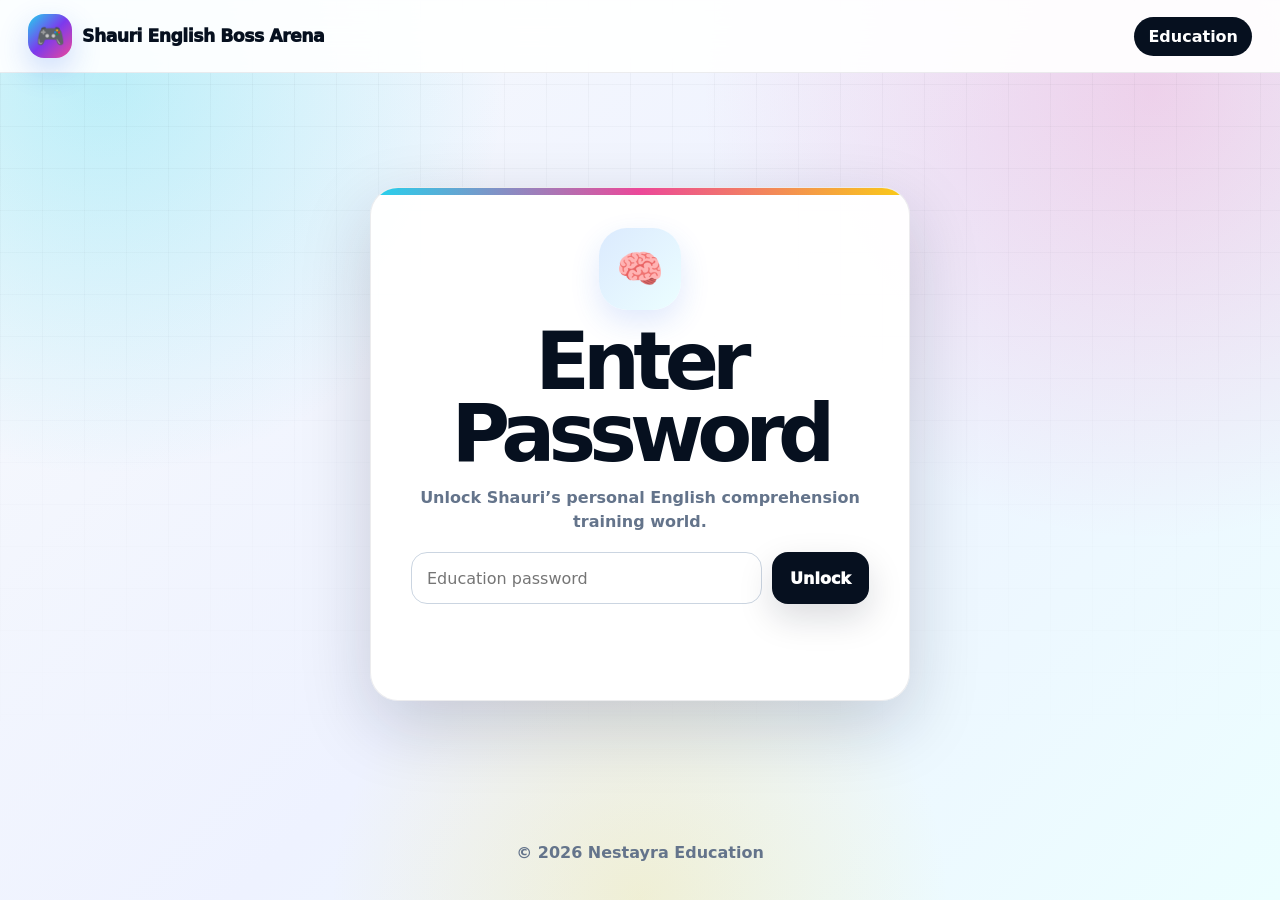
<file: index.html>
<!DOCTYPE html>
<html lang="en">
<head>
  <meta charset="UTF-8" />
  <meta name="viewport" content="width=device-width, initial-scale=1.0" />

  <title>Shauri English Boss Arena</title>

  <style>
    :root {
      --navy: #06101f;
      --ink: #0f172a;
      --muted: #64748b;
      --white: #ffffff;
      --soft: #f8fafc;
      --line: #e2e8f0;

      --cyan: #22d3ee;
      --blue: #2563eb;
      --purple: #7c3aed;
      --pink: #ec4899;
      --gold: #facc15;
      --green: #22c55e;
      --red: #ef4444;
      --orange: #fb923c;

      --radius: 28px;
      --shadow: 0 24px 70px rgba(15, 23, 42, 0.18);
    }

    * {
      box-sizing: border-box;
    }

    html {
      scroll-behavior: smooth;
    }

    body {
      margin: 0;
      min-height: 100vh;
      color: var(--ink);
      font-family:
        Inter,
        ui-sans-serif,
        system-ui,
        -apple-system,
        BlinkMacSystemFont,
        "Segoe UI",
        Arial,
        sans-serif;
      background:
        radial-gradient(circle at 8% 8%, rgba(34, 211, 238, 0.28), transparent 28%),
        radial-gradient(circle at 90% 10%, rgba(236, 72, 153, 0.20), transparent 32%),
        radial-gradient(circle at 50% 100%, rgba(250, 204, 21, 0.18), transparent 28%),
        linear-gradient(135deg, #f8fafc 0%, #eef2ff 52%, #ecfeff 100%);
      overflow-x: hidden;
    }

    body::before {
      content: "";
      position: fixed;
      inset: 0;
      z-index: -1;
      background-image:
        linear-gradient(rgba(15, 23, 42, 0.045) 1px, transparent 1px),
        linear-gradient(90deg, rgba(15, 23, 42, 0.045) 1px, transparent 1px);
      background-size: 42px 42px;
      mask-image: linear-gradient(to bottom, rgba(0,0,0,.78), transparent 85%);
    }

    button,
    input,
    a {
      font: inherit;
      -webkit-tap-highlight-color: transparent;
    }

    button {
      cursor: pointer;
    }

    header {
      position: sticky;
      top: 0;
      z-index: 20;
      padding: 14px clamp(14px, 3vw, 28px);
      display: flex;
      align-items: center;
      justify-content: space-between;
      gap: 14px;
      flex-wrap: wrap;
      background: rgba(255, 255, 255, 0.92);
      border-bottom: 1px solid rgba(15, 23, 42, 0.08);
      backdrop-filter: blur(18px);
    }

    .brand {
      display: flex;
      align-items: center;
      gap: 10px;
      font-weight: 1000;
      color: var(--navy);
      letter-spacing: -0.03em;
      font-size: 1.08rem;
    }

    .brand-icon {
      width: 44px;
      height: 44px;
      border-radius: 16px;
      display: grid;
      place-items: center;
      color: white;
      font-size: 1.45rem;
      background: linear-gradient(135deg, var(--cyan), var(--purple), var(--pink));
      box-shadow: 0 12px 30px rgba(37, 99, 235, 0.22);
    }

    nav {
      display: flex;
      gap: 8px;
      flex-wrap: wrap;
      justify-content: flex-end;
      align-items: center;
    }

    nav a,
    nav button {
      border: 0;
      border-radius: 999px;
      padding: 10px 14px;
      background: #f1f5f9;
      color: var(--ink);
      text-decoration: none;
      font-weight: 900;
      cursor: pointer;
    }

    nav a.primary {
      color: white;
      background: var(--navy);
    }

    .page {
      width: min(1200px, 100%);
      margin: 0 auto;
      padding: clamp(18px, 4vw, 42px);
    }

    .login-card,
    .hero,
    .panel,
    .card,
    .game-card,
    .mission,
    .speech {
      background: rgba(255, 255, 255, 0.96);
      border: 1px solid rgba(15, 23, 42, 0.08);
      box-shadow: var(--shadow);
      border-radius: var(--radius);
    }

    .login-card {
      position: relative;
      overflow: hidden;
      max-width: 540px;
      margin: 8vh auto;
      padding: clamp(24px, 5vw, 40px);
      text-align: center;
    }

    .login-card::before,
    .hero::before,
    .panel::before {
      content: "";
      position: absolute;
      inset: 0 0 auto;
      height: 7px;
      background: linear-gradient(90deg, var(--cyan), var(--pink), var(--gold));
    }

    .login-icon {
      width: 82px;
      height: 82px;
      margin: 0 auto 16px;
      border-radius: 28px;
      display: grid;
      place-items: center;
      background: linear-gradient(135deg, #dbeafe, #ecfeff);
      font-size: 2.4rem;
      box-shadow: 0 12px 30px rgba(37, 99, 235, 0.14);
    }

    h1 {
      margin: 0;
      font-size: clamp(2.25rem, 7vw, 5rem);
      line-height: 0.9;
      letter-spacing: -0.085em;
      color: var(--navy);
    }

    h2 {
      margin: 0 0 10px;
      font-size: clamp(1.65rem, 4vw, 3rem);
      line-height: 0.95;
      letter-spacing: -0.055em;
      color: var(--navy);
    }

    h3 {
      margin: 0 0 8px;
      color: var(--navy);
      font-size: 1.13rem;
    }

    p {
      color: var(--muted);
      font-weight: 780;
      line-height: 1.5;
    }

    .password-row {
      display: grid;
      grid-template-columns: 1fr auto;
      gap: 10px;
      margin-top: 18px;
    }

    input {
      width: 100%;
      min-height: 52px;
      border-radius: 16px;
      border: 1px solid #cbd5e1;
      padding: 0 15px;
      font-size: 16px;
      outline: none;
      background: white;
    }

    input:focus {
      border-color: var(--blue);
      box-shadow: 0 0 0 4px rgba(37, 99, 235, 0.14);
    }

    .btn {
      border: 0;
      min-height: 52px;
      border-radius: 16px;
      padding: 0 18px;
      font-weight: 1000;
      cursor: pointer;
      background: var(--navy);
      color: white;
      text-decoration: none;
      display: inline-flex;
      align-items: center;
      justify-content: center;
      box-shadow: 0 14px 35px rgba(15, 23, 42, 0.15);
    }

    .btn.gold {
      color: #06101b;
      background: linear-gradient(135deg, var(--cyan), var(--gold));
    }

    .btn.light {
      background: #ffffff;
      color: var(--ink);
      border: 1px solid #cbd5e1;
      box-shadow: none;
    }

    .error {
      color: #dc2626;
      font-weight: 900;
      min-height: 24px;
    }

    #portal {
      display: none;
    }

    .hero {
      position: relative;
      overflow: hidden;
      padding: clamp(24px, 5vw, 42px);
      margin-bottom: 18px;
    }

    .hero::after {
      content: "XP";
      position: absolute;
      right: clamp(18px, 4vw, 42px);
      bottom: -20px;
      font-size: clamp(5rem, 16vw, 11rem);
      color: rgba(37, 99, 235, 0.08);
      font-weight: 1000;
      letter-spacing: -0.1em;
      pointer-events: none;
    }

    .hero-content {
      position: relative;
      z-index: 2;
      max-width: 860px;
    }

    .badge {
      display: inline-flex;
      width: fit-content;
      align-items: center;
      gap: 8px;
      border-radius: 999px;
      padding: 8px 12px;
      background: #ecfeff;
      color: #0e7490;
      font-weight: 1000;
      font-size: 0.76rem;
      text-transform: uppercase;
      letter-spacing: 0.07em;
      margin-bottom: 10px;
    }

    .hero p {
      max-width: 820px;
      font-size: 1.05rem;
    }

    .player-strip {
      display: grid;
      grid-template-columns: repeat(4, 1fr);
      gap: 10px;
      margin-top: 20px;
      max-width: 900px;
    }

    .stat {
      background: #f8fafc;
      border: 1px solid var(--line);
      border-radius: 20px;
      padding: 13px;
      font-weight: 900;
    }

    .stat strong {
      display: block;
      font-size: 1.25rem;
      color: var(--navy);
      margin-bottom: 2px;
    }

    .stat span {
      color: var(--muted);
      font-size: 0.85rem;
      font-weight: 820;
    }

    .quick-rule {
      margin: 18px 0;
      padding: clamp(20px, 4vw, 30px);
      border-radius: 28px;
      color: white;
      background:
        radial-gradient(circle at 10% 10%, rgba(34, 211, 238, 0.32), transparent 30%),
        linear-gradient(135deg, #06101f, #172554 55%, #312e81);
      box-shadow: 0 24px 70px rgba(15, 23, 42, 0.22);
      text-align: center;
    }

    .quick-rule strong {
      display: block;
      font-size: clamp(1.55rem, 5vw, 3.4rem);
      letter-spacing: -0.06em;
      line-height: 0.95;
    }

    .quick-rule span {
      display: block;
      margin-top: 8px;
      color: #dbeafe;
      font-weight: 850;
      font-size: 1.02rem;
    }

    .panel {
      position: relative;
      overflow: hidden;
      padding: clamp(20px, 4vw, 32px);
      margin-top: 18px;
    }

    .arena {
      display: grid;
      grid-template-columns: 1.1fr 0.9fr;
      gap: 16px;
      margin-top: 16px;
      align-items: start;
    }

    .game-card {
      padding: 18px;
      box-shadow: 0 18px 48px rgba(15, 23, 42, 0.12);
    }

    .scenario {
      background:
        radial-gradient(circle at 100% 0%, rgba(34, 211, 238, 0.16), transparent 30%),
        linear-gradient(135deg, #ffffff, #f8fafc);
      border: 1px solid var(--line);
      border-radius: 24px;
      padding: 18px;
    }

    .scenario-title {
      display: flex;
      justify-content: space-between;
      gap: 10px;
      align-items: flex-start;
      margin-bottom: 8px;
    }

    .level-pill {
      flex: 0 0 auto;
      border-radius: 999px;
      padding: 6px 10px;
      background: #fef3c7;
      color: #92400e;
      font-weight: 1000;
      font-size: 0.75rem;
      text-transform: uppercase;
    }

    .question-box {
      margin-top: 14px;
      padding: 14px;
      border-radius: 20px;
      color: white;
      background: linear-gradient(135deg, #06101f, #1e3a8a);
    }

    .question-box p {
      color: #dbeafe;
      margin: 8px 0 0;
    }

    .choices {
      display: grid;
      gap: 10px;
      margin-top: 14px;
    }

    .choice {
      border: 2px solid #e2e8f0;
      background: #ffffff;
      color: #0f172a;
      border-radius: 18px;
      padding: 13px;
      text-align: left;
      font-weight: 900;
      transition: transform 0.15s ease, border-color 0.15s ease, background 0.15s ease;
    }

    .choice:hover {
      transform: translateY(-2px);
      border-color: #93c5fd;
    }

    .choice.correct {
      border-color: var(--green);
      background: #dcfce7;
      color: #166534;
    }

    .choice.wrong {
      border-color: var(--red);
      background: #fee2e2;
      color: #991b1b;
    }

    .feedback {
      display: none;
      margin-top: 14px;
      padding: 14px;
      border-radius: 18px;
      font-weight: 900;
      line-height: 1.45;
    }

    .feedback.show {
      display: block;
    }

    .feedback.good {
      background: #dcfce7;
      color: #166534;
    }

    .feedback.bad {
      background: #fee2e2;
      color: #991b1b;
    }

    .game-actions {
      display: flex;
      gap: 10px;
      flex-wrap: wrap;
      margin-top: 14px;
    }

    .score-card {
      background: linear-gradient(135deg, #06101f, #172554 55%, #312e81);
      color: white;
      border-radius: 26px;
      padding: 18px;
      box-shadow: 0 20px 60px rgba(15, 23, 42, 0.2);
    }

    .score-card h3 {
      color: white;
    }

    .score-grid {
      display: grid;
      grid-template-columns: repeat(2, 1fr);
      gap: 10px;
      margin-top: 12px;
    }

    .score-box {
      background: rgba(255,255,255,0.12);
      border: 1px solid rgba(255,255,255,0.18);
      border-radius: 18px;
      padding: 13px;
      font-weight: 1000;
    }

    .score-box strong {
      display: block;
      font-size: 1.6rem;
    }

    .score-box span {
      color: #cbd5e1;
      font-size: 0.82rem;
    }

    .boss-tip {
      margin-top: 14px;
      background: #ffffff;
      color: var(--ink);
      border-radius: 20px;
      padding: 14px;
      font-weight: 850;
    }

    .boss-tip b {
      color: var(--navy);
    }

    .power-grid,
    .mission-grid,
    .boss-grid,
    .confidence {
      display: grid;
      grid-template-columns: repeat(2, 1fr);
      gap: 14px;
      margin-top: 16px;
    }

    .card {
      padding: 18px;
      box-shadow: 0 18px 46px rgba(15, 23, 42, 0.1);
    }

    .card-icon {
      width: 46px;
      height: 46px;
      display: grid;
      place-items: center;
      border-radius: 16px;
      background: #f1f5f9;
      font-size: 1.55rem;
      margin-bottom: 10px;
    }

    .card ul {
      margin: 10px 0 0;
      padding-left: 20px;
    }

    .card li {
      color: #334155;
      font-weight: 790;
      line-height: 1.45;
      margin: 6px 0;
    }

    .mission {
      padding: 16px;
      border-radius: 24px;
      background: #ffffff;
      border: 1px solid rgba(15, 23, 42, 0.08);
      box-shadow: 0 16px 44px rgba(15, 23, 42, 0.1);
    }

    .mission strong {
      display: block;
      color: var(--navy);
      font-size: 1.06rem;
      margin-bottom: 6px;
    }

    .mission p {
      margin: 6px 0 0;
      font-size: 0.95rem;
    }

    .speech {
      border-radius: 24px;
      padding: 18px;
      background: linear-gradient(135deg, #ffffff, #f8fafc);
      border: 1px solid var(--line);
      box-shadow: 0 18px 46px rgba(15, 23, 42, 0.1);
    }

    .speech strong {
      display: block;
      color: var(--navy);
      margin-bottom: 6px;
      font-size: 1.1rem;
    }

    footer {
      text-align: center;
      color: var(--muted);
      font-weight: 750;
      padding: 28px 14px;
    }

    @media (max-width: 920px) {
      header {
        justify-content: center;
        text-align: center;
      }

      nav {
        justify-content: center;
      }

      .player-strip,
      .arena,
      .power-grid,
      .mission-grid,
      .boss-grid,
      .confidence,
      .score-grid {
        grid-template-columns: 1fr;
      }

      .password-row {
        grid-template-columns: 1fr;
      }

      .page {
        padding: 16px 10px;
      }

      .hero,
      .panel,
      .quick-rule {
        border-radius: 24px;
      }
    }
  </style>
</head>

<body>
<header>
  <div class="brand">
    <div class="brand-icon">🎮</div>
    <span>Shauri English Boss Arena</span>
  </div>

  <nav id="navLocked">
    <a class="primary" href="#education">Education</a>
  </nav>

  <nav id="navUnlocked" style="display:none">
    <a class="primary" href="#arena">Boss Game</a>
    <a href="#powerups">Power Skills</a>
    <a href="#bossplan">How to Play</a>
    <a href="#boost">Boost</a>
    <button id="lockBtn" type="button">Lock</button>
  </nav>
</header>

<main class="page" id="education">
  <section class="login-card" id="loginCard">
    <div class="login-icon">🧠</div>
    <h1>Enter Password</h1>
    <p>Unlock Shauri’s personal English comprehension training world.</p>

    <form id="passwordForm">
      <div class="password-row">
        <input id="passwordInput" type="password" placeholder="Education password" autocomplete="current-password" />
        <button class="btn" type="submit">Unlock</button>
      </div>
      <p class="error" id="passwordError" aria-live="polite"></p>
    </form>
  </section>

  <section id="portal">
    <section class="hero">
      <div class="hero-content">
        <span class="badge">Shauri-only English arena</span>
        <h1>Shauri’s English Boss Arena</h1>
        <p>
          Bro, this is your personal 11 Plus English training world. Your mission is simple:
          read like a detective, spot the skill, find the proof, and beat every comprehension boss.
          No guessing. No panic. Just calm proof-hunter thinking.
        </p>

        <div class="player-strip">
          <div class="stat">
            <strong>Read</strong>
            <span>Understand the story</span>
          </div>
          <div class="stat">
            <strong>Spot</strong>
            <span>Find the question skill</span>
          </div>
          <div class="stat">
            <strong>Prove</strong>
            <span>Use exact words</span>
          </div>
          <div class="stat">
            <strong>Win</strong>
            <span>Answer like a boss</span>
          </div>
        </div>
      </div>
    </section>

    <div class="quick-rule">
      <strong>Read it. Spot it. Prove it. Win it.</strong>
      <span>Boss rule: no proof = no answer yet.</span>
    </div>

    <section class="panel" id="arena">
      <span class="badge">Boss game</span>
      <h2>Choose the Right Power Skill</h2>
      <p>
        Read the boss mission. Pick the technique Shauri should use.
        This trains the brain before real comprehension tests.
      </p>

      <div class="arena">
        <div class="game-card">
          <div class="scenario">
            <div class="scenario-title">
              <div>
                <span class="badge" id="skillBadge">Mission</span>
                <h3 id="scenarioTitle">Loading...</h3>
              </div>
              <span class="level-pill" id="levelPill">Level 1</span>
            </div>

            <p id="scenarioText"></p>

            <div class="question-box">
              <strong>What should Shauri do?</strong>
              <p id="questionText"></p>
            </div>

            <div class="choices" id="choices"></div>

            <div class="feedback" id="feedback"></div>

            <div class="game-actions">
              <button class="btn gold" id="nextBtn" type="button">Next Boss</button>
              <button class="btn light" id="resetBtn" type="button">Fresh Run</button>
            </div>
          </div>
        </div>

        <aside class="score-card">
          <h3>Shauri Stats</h3>

          <div class="score-grid">
            <div class="score-box">
              <strong id="xp">0</strong>
              <span>XP</span>
            </div>
            <div class="score-box">
              <strong id="streak">0</strong>
              <span>Streak</span>
            </div>
            <div class="score-box">
              <strong id="correct">0</strong>
              <span>Correct</span>
            </div>
            <div class="score-box">
              <strong id="total">0</strong>
              <span>Played</span>
            </div>
          </div>

          <div class="boss-tip" id="bossTip">
            <b>Rank:</b> Rookie Reader<br><br>
            <b>Champion tip:</b> First spot the skill. Then find proof.
          </div>
        </aside>
      </div>
    </section>

    <section class="panel" id="powerups">
      <span class="badge">Power skills</span>
      <h2>Shauri’s English Power-Ups</h2>
      <p>Read these before practice. These are the skills that unlock higher comprehension marks.</p>

      <div class="power-grid">
        <div class="card">
          <div class="card-icon">📝</div>
          <h3>Summary Sword</h3>
          <ul>
            <li>Say: “This passage is about...”</li>
            <li>Find the main event, problem or idea.</li>
            <li>If you cannot summarise, read again.</li>
          </ul>
        </div>

        <div class="card">
          <div class="card-icon">👀</div>
          <h3>Narrator Radar</h3>
          <ul>
            <li>First person: I, me, my, we, our.</li>
            <li>Third person: he, she, they, names.</li>
            <li>Ask: who is telling the story?</li>
          </ul>
        </div>

        <div class="card">
          <div class="card-icon">🎬</div>
          <h3>Sequence Tracker</h3>
          <ul>
            <li>At the start...</li>
            <li>Then...</li>
            <li>At the end...</li>
            <li>Great for sequence questions.</li>
          </ul>
        </div>

        <div class="card">
          <div class="card-icon">🔎</div>
          <h3>Proof Hunter</h3>
          <ul>
            <li>Point to exact words in the text.</li>
            <li>Do not choose what only sounds nice.</li>
            <li>Proof beats guessing every time.</li>
          </ul>
        </div>

        <div class="card">
          <div class="card-icon">🧠</div>
          <h3>Inference Ninja</h3>
          <ul>
            <li>Inference means working it out from clues.</li>
            <li>Use: clue + proof = answer.</li>
            <li>Never invent a feeling or personality.</li>
          </ul>
        </div>

        <div class="card">
          <div class="card-icon">📚</div>
          <h3>Vocabulary Warrior</h3>
          <ul>
            <li>Read the sentence before and after.</li>
            <li>Try each option in the sentence.</li>
            <li>Choose the closest meaning.</li>
          </ul>
        </div>

        <div class="card">
          <div class="card-icon">🌈</div>
          <h3>Metaphor Master</h3>
          <ul>
            <li>One thing is described as another thing.</li>
            <li>Example: “The classroom was a zoo.”</li>
            <li>Ask: what picture or feeling does it create?</li>
          </ul>
        </div>

        <div class="card">
          <div class="card-icon">🧍</div>
          <h3>Personification Power</h3>
          <ul>
            <li>A thing is given human actions or feelings.</li>
            <li>Example: “The wind whispered.”</li>
            <li>Ask: why did the writer make it seem alive?</li>
          </ul>
        </div>

        <div class="card">
          <div class="card-icon">✨</div>
          <h3>Simile Scanner</h3>
          <ul>
            <li>Compares using like or as.</li>
            <li>Example: “as quiet as a mouse.”</li>
            <li>Ask: what does the comparison show?</li>
          </ul>
        </div>

        <div class="card">
          <div class="card-icon">🎭</div>
          <h3>Mood Detector</h3>
          <ul>
            <li>Funny, tense, excited, sad, calm?</li>
            <li>Find words that create the feeling.</li>
            <li>Do not guess. Prove the mood.</li>
          </ul>
        </div>

        <div class="card">
          <div class="card-icon">⚡</div>
          <h3>Contrast Crusher</h3>
          <ul>
            <li>Contrast means opposite or sharp change.</li>
            <li>Example: noise to silence.</li>
            <li>Look for but, however, although.</li>
          </ul>
        </div>

        <div class="card">
          <div class="card-icon">🎯</div>
          <h3>Exact Answer Boss</h3>
          <ul>
            <li>When = time.</li>
            <li>Where = place.</li>
            <li>Two things = two things.</li>
            <li>Answer what is asked.</li>
          </ul>
        </div>
      </div>
    </section>

    <section class="panel" id="bossplan">
      <span class="badge">How to play</span>
      <h2>Shauri’s 6-Step Winning Routine</h2>

      <div class="mission-grid">
        <div class="mission">
          <strong>Step 1 — Warm Up</strong>
          <p>Play 5 boss missions above.</p>
          <p><b>Goal:</b> remember which skill to use.</p>
        </div>

        <div class="mission">
          <strong>Step 2 — Read the Passage</strong>
          <p>Say one sentence: “This passage is about...”</p>
          <p><b>Goal:</b> understand before answering.</p>
        </div>

        <div class="mission">
          <strong>Step 3 — Highlight Proof</strong>
          <p>Highlight only 5–8 useful phrases.</p>
          <p><b>Goal:</b> no over-highlighting.</p>
        </div>

        <div class="mission">
          <strong>Step 4 — Answer</strong>
          <p>Every answer must have proof from the text.</p>
          <p><b>Goal:</b> no random guessing.</p>
        </div>

        <div class="mission">
          <strong>Step 5 — Review Mistakes</strong>
          <p>Ask: what trap caught me?</p>
          <p><b>Goal:</b> mistake becomes XP.</p>
        </div>

        <div class="mission">
          <strong>Step 6 — Level Up</strong>
          <p>Write one rule for next time.</p>
          <p><b>Goal:</b> apply it in the next passage.</p>
        </div>
      </div>
    </section>

    <section class="panel">
      <span class="badge">Boss traps</span>
      <h2>Traps Shauri Must Beat</h2>

      <div class="boss-grid">
        <div class="mission">
          <strong>Trap 1 — Sounds Nice</strong>
          <p>An answer may sound good but not be proved.</p>
          <p><b>Beat it:</b> find exact proof first.</p>
        </div>

        <div class="mission">
          <strong>Trap 2 — Too Much Highlighting</strong>
          <p>If everything is highlighted, nothing stands out.</p>
          <p><b>Beat it:</b> highlight only proof phrases.</p>
        </div>

        <div class="mission">
          <strong>Trap 3 — Wrong Question Type</strong>
          <p>When means time. Where means place. Why means reason.</p>
          <p><b>Beat it:</b> read the question word first.</p>
        </div>

        <div class="mission">
          <strong>Trap 4 — Vocabulary Guess</strong>
          <p>A word can change meaning in context.</p>
          <p><b>Beat it:</b> read before and after.</p>
        </div>
      </div>
    </section>

    <section class="panel" id="boost">
      <span class="badge">Champion boost</span>
      <h2>Shauri, Read This Before You Start</h2>

      <div class="confidence">
        <div class="speech">
          <strong>You are not guessing anymore.</strong>
          <p>
            You are training like a proof hunter. Every answer must come from the passage.
            If you can prove it, you can win it.
          </p>
        </div>

        <div class="speech">
          <strong>Mistakes are not bad.</strong>
          <p>
            Mistakes are secret XP. Each mistake shows one trap. Learn the trap,
            then beat it next time.
          </p>
        </div>
      </div>

      <div class="quick-rule">
        <strong>I can read. I can prove. I can level up.</strong>
        <span>Slow proof beats fast guessing.</span>
      </div>
    </section>
  </section>
</main>

<footer>
  © <span id="year"></span> Nestayra Education
</footer>

<script>
  const PASSWORD = "Shauri11Plus";

  const missions = [
    {
      level: "Rookie Reader",
      skill: "Summary Sword",
      title: "The question is about the whole passage.",
      scenario: "Shauri has read a fiction passage. Before answering, he is not fully sure what the story is mainly about.",
      question: "What should Shauri do first?",
      choices: [
        "Start answering quickly before he forgets.",
        "Say one short sentence: “This passage is about...”",
        "Highlight the whole passage.",
        "Skip to the last question."
      ],
      answer: 1,
      feedback: "Summary Sword unlocked. Before questions, Shauri must know what the passage is really about."
    },
    {
      level: "Narrator Radar",
      skill: "Narrator",
      title: "The passage says “I”, “me” and “my”.",
      scenario: "Shauri notices words like “I wanted fish and chips” and “my mum said...” in the story.",
      question: "What should Shauri understand?",
      choices: [
        "The narrator is inside the story.",
        "The narrator is outside the story.",
        "There is no narrator.",
        "The story is non-fiction."
      ],
      answer: 0,
      feedback: "Narrator Radar activated. I, me, my, we and our usually mean the narrator is inside the story."
    },
    {
      level: "Proof Hunter",
      skill: "Proof",
      title: "The answer sounds right, but there is no proof.",
      scenario: "Shauri likes an option because it sounds sensible, but he cannot point to the proof words.",
      question: "What should Shauri do?",
      choices: [
        "Choose it because it sounds sensible.",
        "Pick the longest answer.",
        "Go back and find exact proof before choosing.",
        "Guess and move on."
      ],
      answer: 2,
      feedback: "Proof Hunter move. A nice-sounding answer is not enough — the passage must prove it."
    },
    {
      level: "Sequence Tracker",
      skill: "Sequence",
      title: "The question asks what happened next.",
      scenario: "The passage has several events. Shauri is unsure whether the answer happened before or after the main event.",
      question: "What technique should Shauri use?",
      choices: [
        "Look only at the first sentence.",
        "Track start → then → end.",
        "Choose the funniest option.",
        "Ignore time words."
      ],
      answer: 1,
      feedback: "Sequence Tracker unlocked. Sequence questions need the exact order of events."
    },
    {
      level: "Vocabulary Warrior",
      skill: "Vocabulary",
      title: "A word has more than one meaning.",
      scenario: "Shauri sees a tricky word. He knows one meaning, but it may mean something different in this sentence.",
      question: "What should Shauri do?",
      choices: [
        "Use the meaning he already knows only.",
        "Read the sentence before and after, then test the options.",
        "Pick the hardest word.",
        "Skip vocabulary questions."
      ],
      answer: 1,
      feedback: "Vocabulary Warrior move. The sentence decides the meaning, not just memory."
    },
    {
      level: "Metaphor Master",
      skill: "Metaphor",
      title: "The writer says, “The playground was a battlefield.”",
      scenario: "The playground is not really a battlefield. The writer is using a strong language picture.",
      question: "What should Shauri understand?",
      choices: [
        "This is a metaphor showing the playground was noisy, chaotic or full of conflict.",
        "This means soldiers were really there.",
        "This is a spelling mistake.",
        "This means the playground was empty."
      ],
      answer: 0,
      feedback: "Metaphor Master unlocked. A metaphor creates a strong picture by saying one thing is another."
    },
    {
      level: "Personification Power",
      skill: "Personification",
      title: "The writer says, “The wind whispered through the trees.”",
      scenario: "The wind cannot really whisper like a person.",
      question: "What technique is this?",
      choices: [
        "Simile",
        "Personification",
        "Fact retrieval",
        "Narrator change"
      ],
      answer: 1,
      feedback: "Personification Power unlocked. The writer makes a thing act alive to create mood or image."
    },
    {
      level: "Simile Scanner",
      skill: "Simile",
      title: "The writer says, “He ran like a rocket.”",
      scenario: "The words compare the boy to a rocket using like.",
      question: "What should Shauri think?",
      choices: [
        "This is a simile showing he ran very fast.",
        "This is a metaphor showing he turned into a rocket.",
        "This is about the narrator.",
        "This is a punctuation question."
      ],
      answer: 0,
      feedback: "Simile Scanner activated. A simile uses like or as to compare."
    },
    {
      level: "Mood Detector",
      skill: "Mood",
      title: "The passage feels tense and scary.",
      scenario: "Shauri needs to prove the mood, not just guess it.",
      question: "What should Shauri look for?",
      choices: [
        "Feeling words and details that create tension.",
        "Only the longest sentence.",
        "Only the first name.",
        "A random word he likes."
      ],
      answer: 0,
      feedback: "Mood Detector unlocked. Mood must be proved by the writer’s words and details."
    },
    {
      level: "Inference Ninja",
      skill: "Inference",
      title: "A character slams the door and refuses to speak.",
      scenario: "The passage does not directly say the character is angry.",
      question: "What can Shauri infer?",
      choices: [
        "The character is probably angry or upset.",
        "The character is definitely asleep.",
        "The character loves doors.",
        "The character is eating dinner."
      ],
      answer: 0,
      feedback: "Inference Ninja move. Use clues plus proof — never random guessing."
    },
    {
      level: "Contrast Crusher",
      skill: "Contrast",
      title: "The passage changes from loud noise to sudden silence.",
      scenario: "Shauri sees two opposite ideas placed close together.",
      question: "What skill is being tested?",
      choices: [
        "Contrast",
        "Spelling",
        "First-person narrator",
        "Metaphor only"
      ],
      answer: 0,
      feedback: "Contrast Crusher unlocked. Contrast means a strong opposite or sharp change."
    },
    {
      level: "Exact Answer Boss",
      skill: "Exact Answer",
      title: "The question asks for two things.",
      scenario: "Shauri finds one correct detail and wants to move on quickly.",
      question: "What should Shauri remember?",
      choices: [
        "One detail is enough.",
        "Give two separate things because the question asks for two.",
        "Write a long paragraph instead.",
        "Choose any two random words."
      ],
      answer: 1,
      feedback: "Exact Answer Boss defeated. If the question asks for two things, give two clear things."
    }
  ];

  let current = 0;
  let xp = Number(localStorage.getItem("shauri_english_xp") || 0);
  let streak = Number(localStorage.getItem("shauri_english_streak") || 0);
  let correct = Number(localStorage.getItem("shauri_english_correct") || 0);
  let total = Number(localStorage.getItem("shauri_english_total") || 0);
  let answered = false;

  const loginCard = document.getElementById("loginCard");
  const portal = document.getElementById("portal");
  const form = document.getElementById("passwordForm");
  const input = document.getElementById("passwordInput");
  const error = document.getElementById("passwordError");
  const navLocked = document.getElementById("navLocked");
  const navUnlocked = document.getElementById("navUnlocked");
  const lockBtn = document.getElementById("lockBtn");

  const skillBadge = document.getElementById("skillBadge");
  const scenarioTitle = document.getElementById("scenarioTitle");
  const scenarioText = document.getElementById("scenarioText");
  const questionText = document.getElementById("questionText");
  const choices = document.getElementById("choices");
  const feedback = document.getElementById("feedback");
  const levelPill = document.getElementById("levelPill");
  const bossTip = document.getElementById("bossTip");

  document.getElementById("year").textContent = new Date().getFullYear();

  function saveStats() {
    localStorage.setItem("shauri_english_xp", xp);
    localStorage.setItem("shauri_english_streak", streak);
    localStorage.setItem("shauri_english_correct", correct);
    localStorage.setItem("shauri_english_total", total);
  }

  function updateStats() {
    document.getElementById("xp").textContent = xp;
    document.getElementById("streak").textContent = streak;
    document.getElementById("correct").textContent = correct;
    document.getElementById("total").textContent = total;

    let rank = "Rookie Reader";
    if (xp >= 80) rank = "Proof Hunter";
    if (xp >= 160) rank = "Inference Ninja";
    if (xp >= 260) rank = "Writer’s Trick Master";
    if (xp >= 400) rank = "Comprehension Boss";
    if (xp >= 600) rank = "11 Plus Champion";

    bossTip.innerHTML =
      "<b>Rank:</b> " + rank +
      "<br><br><b>Champion tip:</b> First spot the skill, then find proof.";
  }

  function renderMission() {
    const mission = missions[current];
    answered = false;

    skillBadge.textContent = mission.skill;
    levelPill.textContent = mission.level;
    scenarioTitle.textContent = mission.title;
    scenarioText.textContent = mission.scenario;
    questionText.textContent = mission.question;

    feedback.className = "feedback";
    feedback.textContent = "";

    choices.innerHTML = "";

    mission.choices.forEach(function (choice, index) {
      const button = document.createElement("button");
      button.className = "choice";
      button.textContent = choice;
      button.addEventListener("click", function () {
        chooseAnswer(index);
      });
      choices.appendChild(button);
    });

    updateStats();
  }

  function chooseAnswer(index) {
    if (answered) return;

    answered = true;
    total += 1;

    const mission = missions[current];
    const buttons = Array.from(document.querySelectorAll(".choice"));

    buttons.forEach(function (button, i) {
      if (i === mission.answer) {
        button.classList.add("correct");
      }
      if (i === index && i !== mission.answer) {
        button.classList.add("wrong");
      }
    });

    if (index === mission.answer) {
      correct += 1;
      streak += 1;
      const gain = 10 + Math.min(streak * 2, 20);
      xp += gain;

      let streakMessage = "";
      if (streak === 3) {
        streakMessage = "<br><br>🔥 3-streak! Shauri is heating up.";
      }
      if (streak === 5) {
        streakMessage = "<br><br>🏆 5-streak! Boss mode unlocked.";
      }
      if (streak >= 8) {
        streakMessage = "<br><br>🚀 Monster streak! Shauri is playing like a champion.";
      }

      feedback.className = "feedback show good";
      feedback.innerHTML =
        "✅ Boom! Correct, Shauri. " +
        mission.feedback +
        "<br><br>+" + gain + " XP. That was proof-hunter thinking." +
        streakMessage;
    } else {
      streak = 0;
      feedback.className = "feedback show bad";
      feedback.innerHTML =
        "❌ Not yet, bro — but this is useful XP. " +
        mission.feedback +
        "<br><br>Check the rule, learn the trap, and smash the next one.";
    }

    saveStats();
    updateStats();
  }

  document.getElementById("nextBtn").addEventListener("click", function () {
    current = (current + 1) % missions.length;
    renderMission();
    document.getElementById("arena").scrollIntoView({ behavior: "smooth", block: "start" });
  });

  document.getElementById("resetBtn").addEventListener("click", function () {
    xp = 0;
    streak = 0;
    correct = 0;
    total = 0;
    saveStats();
    updateStats();
    feedback.className = "feedback show good";
    feedback.textContent = "Fresh run started. New mission, Shauri. Let’s level up.";
  });

  function unlock() {
    sessionStorage.setItem("nestayraEducationUnlocked", "true");
    loginCard.style.display = "none";
    portal.style.display = "block";
    navLocked.style.display = "none";
    navUnlocked.style.display = "flex";
    error.textContent = "";
    renderMission();

    setTimeout(function () {
      document.getElementById("arena").scrollIntoView({
        behavior: "smooth",
        block: "start"
      });
    }, 80);
  }

  function lock() {
    sessionStorage.removeItem("nestayraEducationUnlocked");
    loginCard.style.display = "block";
    portal.style.display = "none";
    navLocked.style.display = "flex";
    navUnlocked.style.display = "none";
    input.value = "";
    error.textContent = "";
    window.location.hash = "education";
  }

  form.addEventListener("submit", function (event) {
    event.preventDefault();

    if (input.value.trim() === PASSWORD) {
      unlock();
    } else {
      error.textContent = "Incorrect password. Try again.";
    }
  });

  lockBtn.addEventListener("click", lock);

  if (sessionStorage.getItem("nestayraEducationUnlocked") === "true") {
    unlock();
  }
</script>
</body>
</html>
</file>
